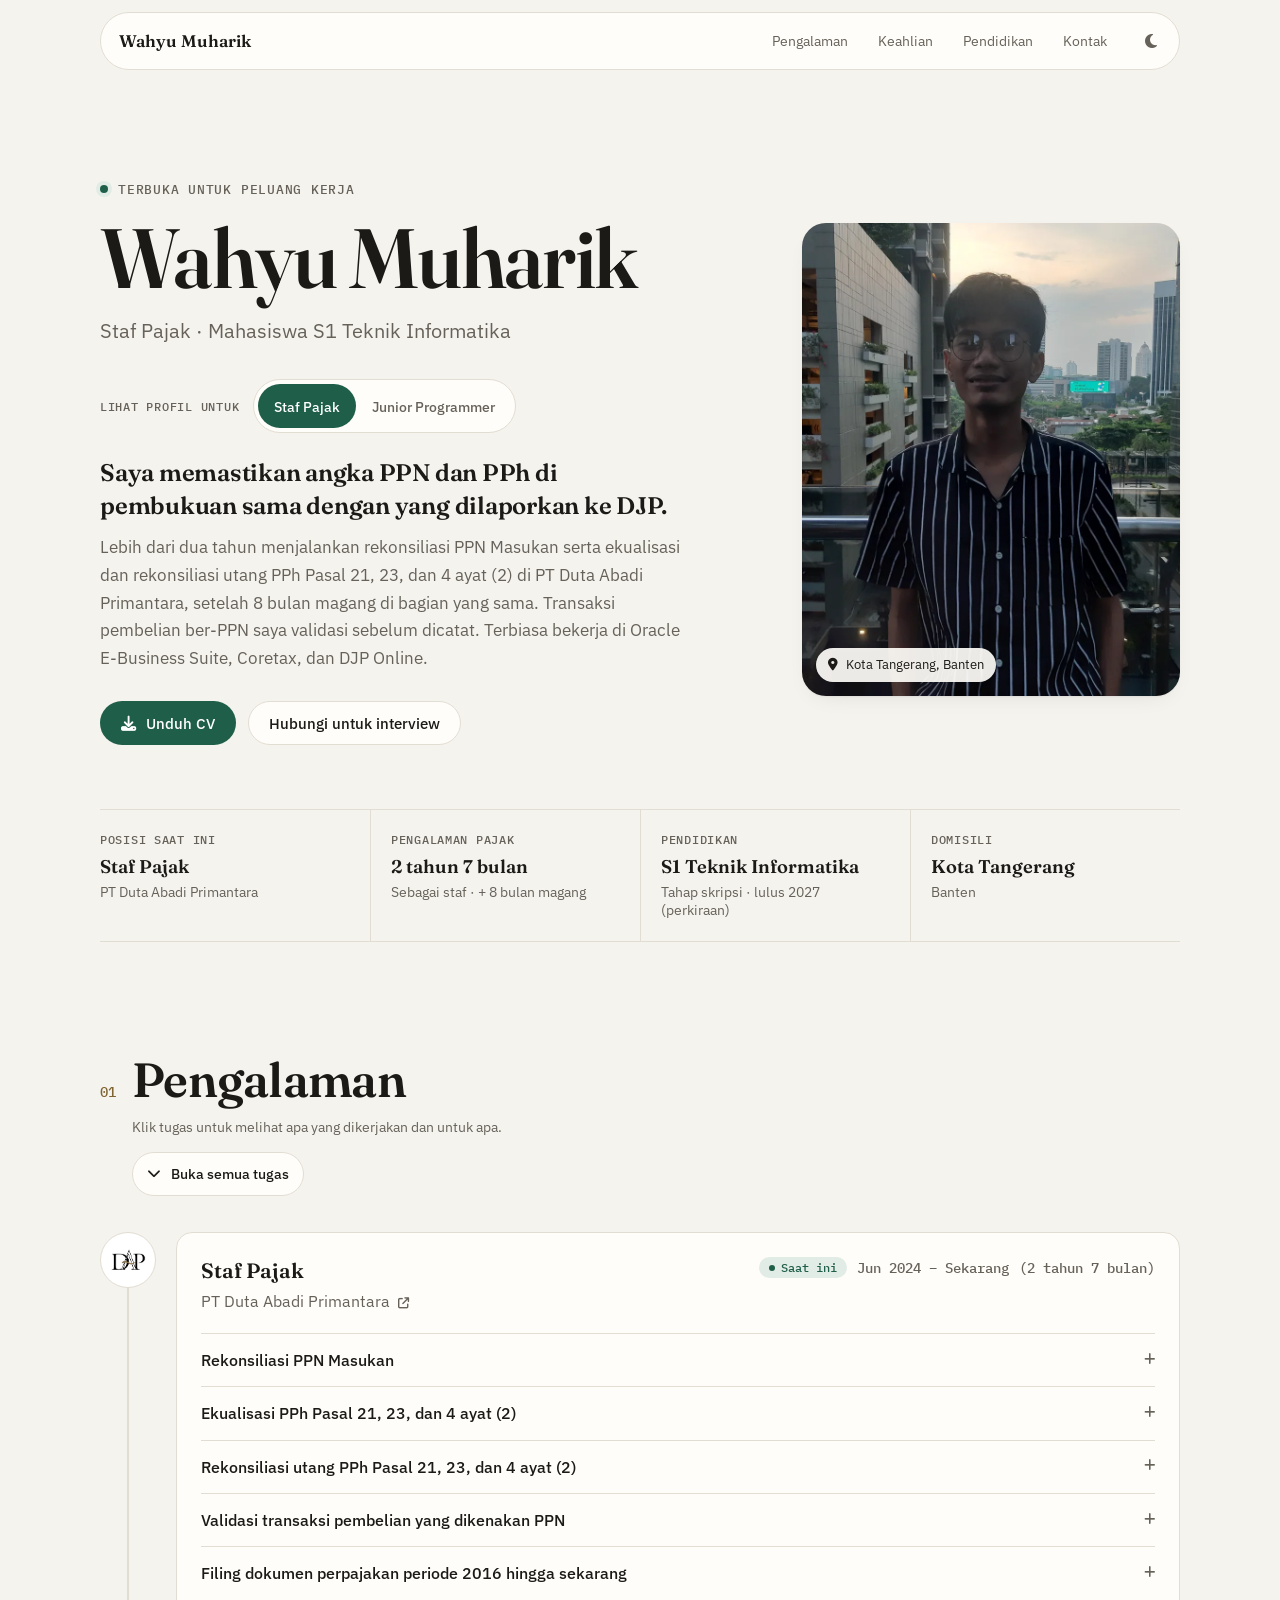
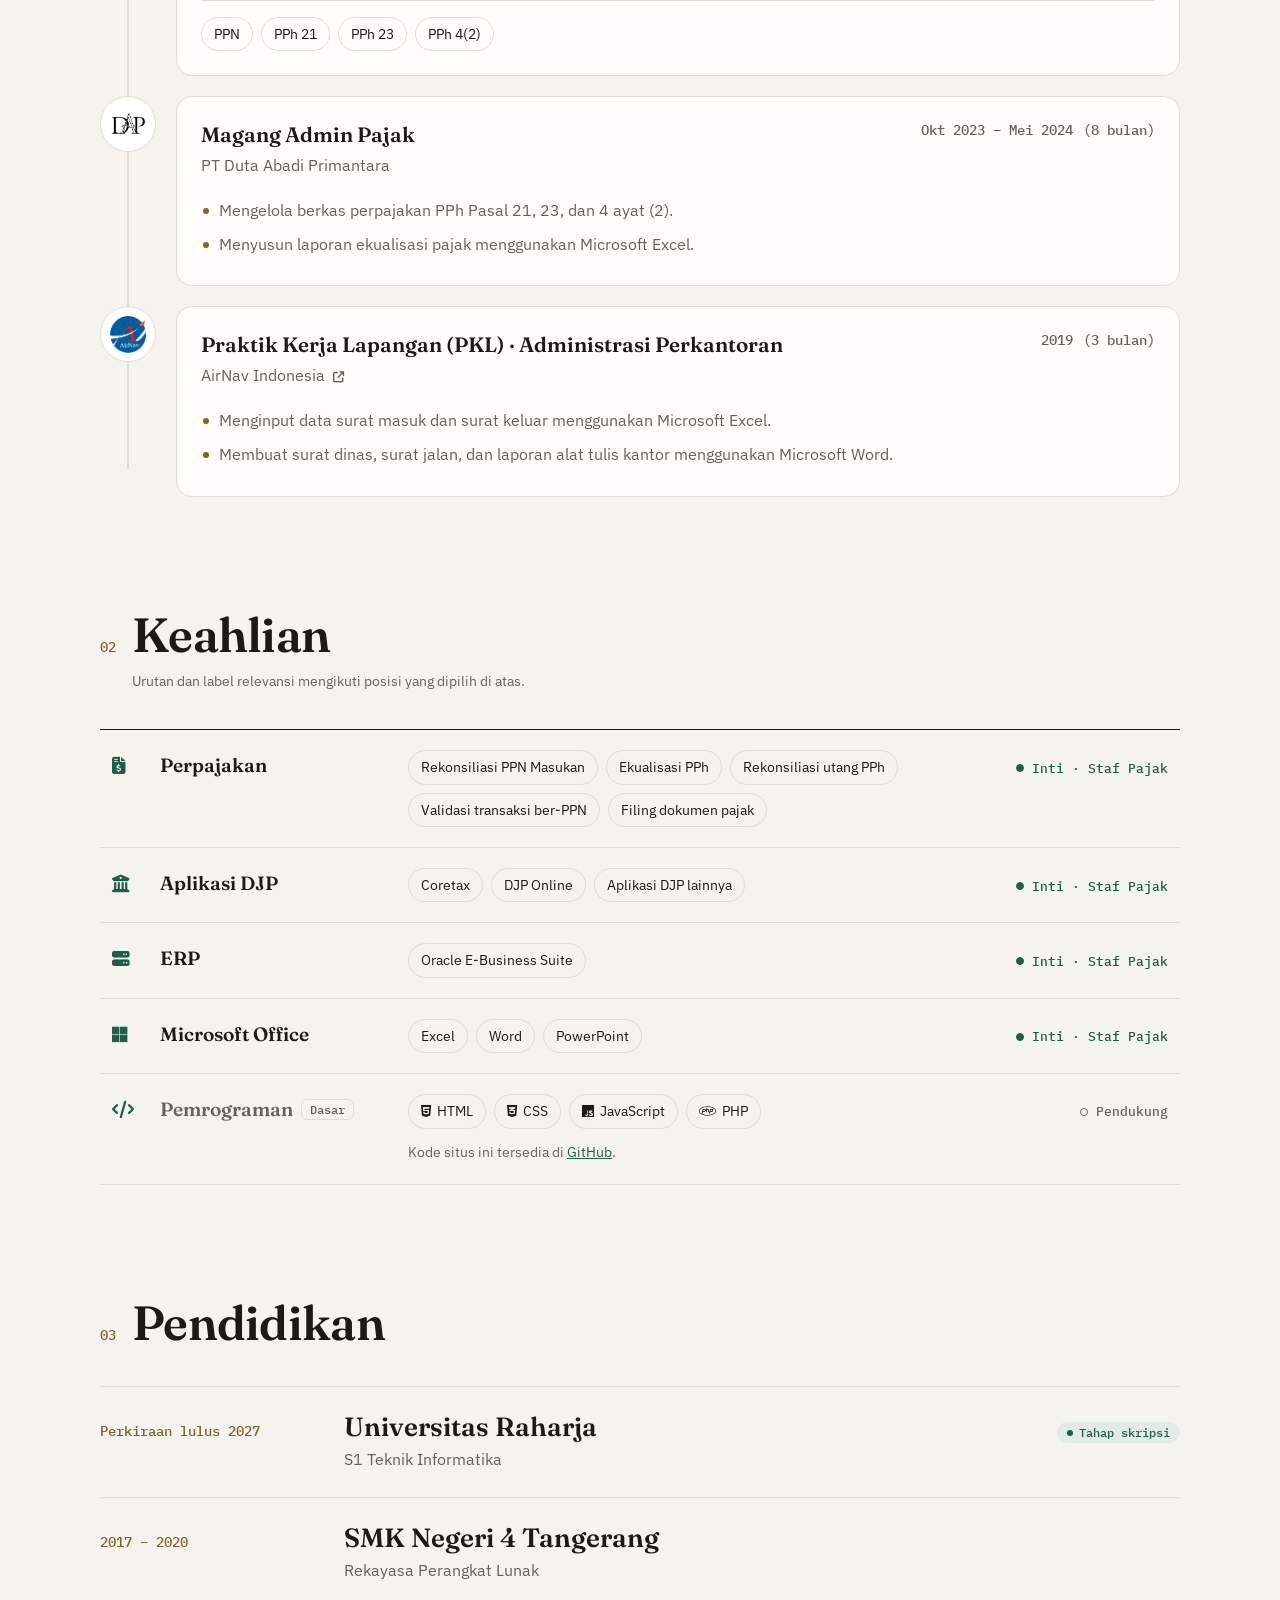
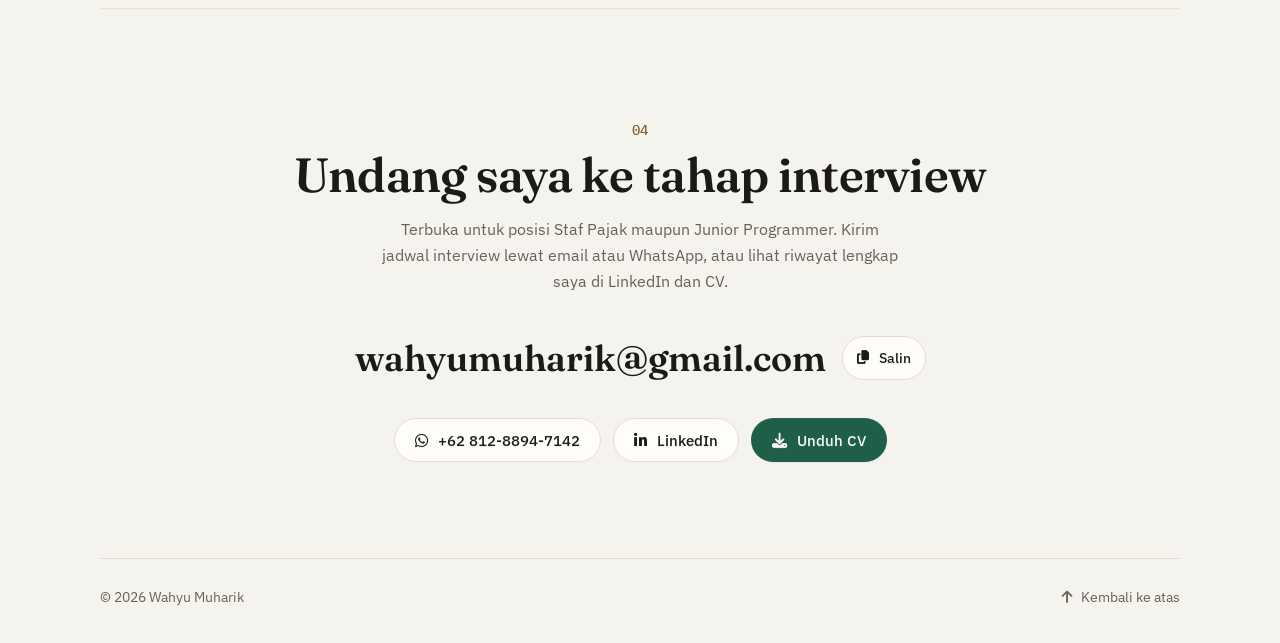
<file: index.html>
<!doctype html>
<html lang="id">
  <head>
    <meta charset="utf-8" />
    <meta name="viewport" content="width=device-width, initial-scale=1, viewport-fit=cover" />
    <title>Wahyu Muharik · Staf Pajak & Junior Programmer</title>
    <meta
      name="description"
      content="Wahyu Muharik, Staf Pajak di PT Duta Abadi Primantara: rekonsiliasi PPN Masukan, ekualisasi dan rekonsiliasi utang PPh 21, 23, 4(2). Mahasiswa S1 Teknik Informatika (tahap skripsi)."
    />
    <meta name="theme-color" content="#f5f3ee" media="(prefers-color-scheme: light)" />
    <meta name="theme-color" content="#121311" media="(prefers-color-scheme: dark)" />
    <link rel="canonical" href="https://wahyumuhariq.github.io/" />
    <meta property="og:type" content="profile" />
    <meta property="og:url" content="https://wahyumuhariq.github.io/" />
    <meta property="og:title" content="Wahyu Muharik · Staf Pajak & Junior Programmer" />
    <meta
      property="og:description"
      content="Memastikan angka PPN dan PPh di pembukuan sama dengan yang dilaporkan ke DJP. Staf Pajak sejak Juni 2024, sebelumnya magang 8 bulan."
    />
    <meta property="og:image" content="https://wahyumuhariq.github.io/img/og-image.jpg" />
    <meta name="twitter:card" content="summary_large_image" />
    <link
      rel="icon"
      href="data:image/svg+xml,%3Csvg xmlns='http://www.w3.org/2000/svg' viewBox='0 0 64 64'%3E%3Crect width='64' height='64' rx='14' fill='%231f5f4a'/%3E%3Ctext x='50%25' y='54%25' dominant-baseline='middle' text-anchor='middle' font-family='Georgia,serif' font-size='30' fill='%23fff'%3EWM%3C/text%3E%3C/svg%3E"
    />

    <link rel="preconnect" href="https://fonts.googleapis.com" />
    <link rel="preconnect" href="https://fonts.gstatic.com" crossorigin />
    <link
      href="https://fonts.googleapis.com/css2?family=Fraunces:opsz,wght@9..144,400;9..144,600&family=IBM+Plex+Mono:wght@400;500&family=IBM+Plex+Sans:wght@400;500;600&display=swap"
      rel="stylesheet"
    />
    <link rel="stylesheet" href="assets/fontawesome/css/fontawesome.min.css" />
    <link rel="stylesheet" href="assets/fontawesome/css/solid.min.css" />
    <link rel="stylesheet" href="assets/fontawesome/css/brands.min.css" />
    <link rel="stylesheet" href="assets/style/style.css" />

    <script>
      document.documentElement.classList.add("js");
      try {
        const t = localStorage.getItem("theme");
        if (t) document.documentElement.dataset.theme = t;
      } catch (e) {}
    </script>
    <script src="assets/js/vendor/motion.js" defer></script>
    <script src="assets/js/script.js" defer></script>
  </head>
  <body>
    <div class="progress" aria-hidden="true"></div>

    <header class="nav">
      <a href="#top" class="nav-brand">Wahyu Muharik</a>
      <nav aria-label="Navigasi utama">
        <ul class="nav-links">
          <li><a href="#pengalaman">Pengalaman</a></li>
          <li><a href="#keahlian">Keahlian</a></li>
          <li><a href="#pendidikan">Pendidikan</a></li>
          <li><a href="#kontak">Kontak</a></li>
        </ul>
        <span class="nav-pill" aria-hidden="true"></span>
      </nav>
      <button class="theme-toggle" type="button" aria-label="Ganti tema terang/gelap">
        <i class="fa-solid fa-moon"></i><i class="fa-solid fa-sun"></i>
      </button>
    </header>

    <main id="top">
      <!-- Hero -->
      <section class="hero container">
        <div class="hero-text">
          <p class="eyebrow intro">
            <span class="status-dot" aria-hidden="true"></span>
            Terbuka untuk peluang kerja
          </p>
          <h1 class="hero-name intro">Wahyu Muharik</h1>
          <p class="hero-role intro">
            Staf Pajak <span aria-hidden="true">·</span> Mahasiswa S1 Teknik Informatika
          </p>

          <div class="focus intro" role="group" aria-label="Tampilkan profil untuk posisi">
            <span class="focus-label">Lihat profil untuk</span>
            <div class="segmented">
              <span class="segmented-thumb" aria-hidden="true"></span>
              <button type="button" data-focus-btn="pajak" aria-pressed="true">Staf Pajak</button>
              <button type="button" data-focus-btn="programmer" aria-pressed="false">Junior Programmer</button>
            </div>
          </div>

          <div class="summary intro" aria-live="polite">
            <div data-summary="pajak">
              <p class="pitch">Saya memastikan angka PPN dan PPh di pembukuan sama dengan yang dilaporkan ke DJP.</p>
              <p>
                Lebih dari dua tahun menjalankan rekonsiliasi PPN Masukan serta ekualisasi dan
                rekonsiliasi utang PPh Pasal 21, 23, dan 4 ayat (2) di PT Duta Abadi Primantara,
                setelah 8 bulan magang di bagian yang sama. Transaksi pembelian ber-PPN saya validasi
                sebelum dicatat. Terbiasa bekerja di Oracle E-Business Suite, Coretax, dan DJP Online.
              </p>
            </div>
            <div data-summary="programmer" hidden>
              <p class="pitch">Junior programmer yang sudah memakai ERP dari sisi pengguna.</p>
              <p>
                Mahasiswa S1 Teknik Informatika Universitas Raharja di tahap skripsi, dengan dasar
                Rekayasa Perangkat Lunak sejak SMK. Menguasai dasar HTML, CSS, JavaScript, dan PHP.
                Pekerjaan pajak di Oracle E-Business Suite membuat saya paham data apa yang dibutuhkan
                bagian keuangan sebelum saya menulis kode untuk mereka.
              </p>
            </div>
          </div>

          <div class="hero-actions intro">
            <a class="btn btn-primary magnetic" href="file/CV.pdf" target="_blank" rel="noopener">
              <i class="fa-solid fa-download"></i> Unduh CV
            </a>
            <a class="btn btn-ghost magnetic" href="#kontak">Hubungi untuk interview</a>
          </div>
        </div>

        <figure class="hero-photo intro">
          <picture>
            <source srcset="img/wahyu-portrait.webp" type="image/webp" />
            <img
              src="img/wahyu-portrait.jpg"
              alt="Foto Wahyu Muharik"
              width="800"
              height="1000"
              fetchpriority="high"
            />
          </picture>
          <figcaption>
            <span><i class="fa-solid fa-location-dot"></i> Kota Tangerang, Banten</span>
          </figcaption>
        </figure>
      </section>

      <!-- Ringkasan cepat -->
      <section class="container facts" aria-label="Ringkasan profil">
        <dl class="facts-grid">
          <div class="fact reveal">
            <dt>Posisi saat ini</dt>
            <dd>Staf Pajak<small>PT Duta Abadi Primantara</small></dd>
          </div>
          <div class="fact reveal">
            <dt>Pengalaman pajak</dt>
            <dd><span data-since="2024-06" data-tick>2 tahun 5 bulan</span><small>Sebagai staf · + 8 bulan magang</small></dd>
          </div>
          <div class="fact reveal">
            <dt>Pendidikan</dt>
            <dd>S1 Teknik Informatika<small>Tahap skripsi · lulus 2027 (perkiraan)</small></dd>
          </div>
          <div class="fact reveal">
            <dt>Domisili</dt>
            <dd>Kota Tangerang<small>Banten</small></dd>
          </div>
        </dl>
      </section>

      <!-- Pengalaman -->
      <section id="pengalaman" class="container section">
        <header class="section-head reveal">
          <p class="section-index">01</p>
          <h2>Pengalaman</h2>
          <p class="section-note">Klik tugas untuk melihat apa yang dikerjakan dan untuk apa.</p>
          <button type="button" class="btn btn-ghost btn-sm expand-all" aria-pressed="false">
            <i class="fa-solid fa-chevron-down" aria-hidden="true"></i> <span>Buka semua tugas</span>
          </button>
        </header>

        <div class="timeline">
          <span class="timeline-rail" aria-hidden="true"><span class="timeline-fill"></span></span>
          <ol class="jobs">

            <li class="job reveal">
              <div class="job-logo"><img src="img/logo-dap.png" alt="" width="413" height="271" loading="lazy" /></div>
              <div class="job-body card spotlight">
                <div class="job-head">
                  <div>
                    <h3>Staf Pajak</h3>
                    <p class="job-org">
                      <a href="http://dap.id/" target="_blank" rel="noopener">PT Duta Abadi Primantara <i class="fa-solid fa-arrow-up-right-from-square"></i></a>
                    </p>
                  </div>
                  <p class="job-meta"><span class="badge badge-live">Saat ini</span> <span>Jun 2024 – Sekarang</span> <span>(<span data-since="2024-06">2 tahun 5 bulan</span>)</span></p>
                </div>
                <ul class="duties">
                  <li>
                    <button type="button" class="duty" aria-expanded="false">
                      Rekonsiliasi PPN Masukan <i class="fa-solid fa-plus"></i>
                    </button>
                    <div class="duty-detail">
                      <p>Mencocokkan Faktur Pajak Masukan dengan pembukuan, agar PPN Masukan yang dikreditkan punya dasar faktur yang jelas dan tidak dikoreksi saat pemeriksaan.</p>
                    </div>
                  </li>
                  <li>
                    <button type="button" class="duty" aria-expanded="false">
                      Ekualisasi PPh Pasal 21, 23, dan 4 ayat (2) <i class="fa-solid fa-plus"></i>
                    </button>
                    <div class="duty-detail">
                      <p>Membandingkan objek PPh di laporan keuangan dengan yang dilaporkan di SPT Masa, lalu menelusuri setiap selisih sampai ada penjelasannya.</p>
                    </div>
                  </li>
                  <li>
                    <button type="button" class="duty" aria-expanded="false">
                      Rekonsiliasi utang PPh Pasal 21, 23, dan 4 ayat (2) <i class="fa-solid fa-plus"></i>
                    </button>
                    <div class="duty-detail">
                      <p>Memastikan saldo utang PPh di buku besar sama dengan pajak yang dipotong dan disetor, agar tidak ada saldo menggantung di akhir periode.</p>
                    </div>
                  </li>
                  <li>
                    <button type="button" class="duty" aria-expanded="false">
                      Validasi transaksi pembelian yang dikenakan PPN <i class="fa-solid fa-plus"></i>
                    </button>
                    <div class="duty-detail">
                      <p>Memeriksa kelengkapan faktur, DPP, dan tarif PPN pada transaksi pembelian sebelum dicatat, supaya kesalahan tertangkap sebelum masuk pembukuan.</p>
                    </div>
                  </li>
                  <li>
                    <button type="button" class="duty" aria-expanded="false">
                      Filing dokumen perpajakan periode 2016 hingga sekarang <i class="fa-solid fa-plus"></i>
                    </button>
                    <div class="duty-detail">
                      <p>Menata arsip dokumen perpajakan sejak 2016 agar dokumen yang diminta bisa segera ditemukan, termasuk saat pemeriksaan pajak.</p>
                    </div>
                  </li>
                </ul>
                <ul class="tags" aria-label="Topik">
                  <li>PPN</li><li>PPh 21</li><li>PPh 23</li><li>PPh 4(2)</li>
                </ul>
              </div>
            </li>

            <li class="job reveal">
              <div class="job-logo"><img src="img/logo-dap.png" alt="" width="413" height="271" loading="lazy" /></div>
              <div class="job-body card spotlight">
                <div class="job-head">
                  <div>
                    <h3>Magang Admin Pajak</h3>
                    <p class="job-org">PT Duta Abadi Primantara</p>
                  </div>
                  <p class="job-meta"><span>Okt 2023 – Mei 2024</span> <span>(8 bulan)</span></p>
                </div>
                <ul class="duties duties-plain">
                  <li>Mengelola berkas perpajakan PPh Pasal 21, 23, dan 4 ayat (2).</li>
                  <li>Menyusun laporan ekualisasi pajak menggunakan Microsoft Excel.</li>
                </ul>
              </div>
            </li>

            <li class="job reveal">
              <div class="job-logo"><img src="img/logo-airnav.png" alt="" width="310" height="317" loading="lazy" /></div>
              <div class="job-body card spotlight">
                <div class="job-head">
                  <div>
                    <h3>Praktik Kerja Lapangan (PKL) · Administrasi Perkantoran</h3>
                    <p class="job-org">
                      <a href="https://www.airnavindonesia.co.id/" target="_blank" rel="noopener">AirNav Indonesia <i class="fa-solid fa-arrow-up-right-from-square"></i></a>
                    </p>
                  </div>
                  <p class="job-meta"><span>2019</span> <span>(3 bulan)</span></p>
                </div>
                <ul class="duties duties-plain">
                  <li>Menginput data surat masuk dan surat keluar menggunakan Microsoft Excel.</li>
                  <li>Membuat surat dinas, surat jalan, dan laporan alat tulis kantor menggunakan Microsoft Word.</li>
                </ul>
              </div>
            </li>
          </ol>
        </div>
      </section>

      <!-- Keahlian -->
      <section id="keahlian" class="container section">
        <header class="section-head reveal">
          <p class="section-index">02</p>
          <h2>Keahlian</h2>
          <p class="section-note">Urutan dan label relevansi mengikuti posisi yang dipilih di atas.</p>
        </header>

        <ul class="ledger reveal">
          <li class="ledger-row spotlight" data-key="tax" data-for="pajak">
            <i class="fa-solid fa-file-invoice-dollar ledger-icon" aria-hidden="true"></i>
            <h3>Perpajakan</h3>
            <ul class="tags">
              <li>Rekonsiliasi PPN Masukan</li>
              <li>Ekualisasi PPh</li>
              <li>Rekonsiliasi utang PPh</li>
              <li>Validasi transaksi ber-PPN</li>
              <li>Filing dokumen pajak</li>
            </ul>
            <p class="fit"></p>
          </li>

          <li class="ledger-row spotlight" data-key="erp" data-for="pajak programmer">
            <i class="fa-solid fa-server ledger-icon" aria-hidden="true"></i>
            <h3>ERP</h3>
            <ul class="tags"><li>Oracle E-Business Suite</li></ul>
            <p class="fit"></p>
          </li>

          <li class="ledger-row spotlight" data-key="djp" data-for="pajak">
            <i class="fa-solid fa-building-columns ledger-icon" aria-hidden="true"></i>
            <h3>Aplikasi DJP</h3>
            <ul class="tags"><li>Coretax</li><li>DJP Online</li><li>Aplikasi DJP lainnya</li></ul>
            <p class="fit"></p>
          </li>

          <li class="ledger-row spotlight" data-key="office" data-for="pajak programmer">
            <i class="fa-brands fa-microsoft ledger-icon" aria-hidden="true"></i>
            <h3>Microsoft Office</h3>
            <ul class="tags"><li>Excel</li><li>Word</li><li>PowerPoint</li></ul>
            <p class="fit"></p>
          </li>

          <li class="ledger-row spotlight" data-key="code" data-for="programmer">
            <i class="fa-solid fa-code ledger-icon" aria-hidden="true"></i>
            <h3>Pemrograman <span class="level">Dasar</span></h3>
            <div class="ledger-detail">
              <ul class="tags">
                <li><i class="fa-brands fa-html5" aria-hidden="true"></i> HTML</li>
                <li><i class="fa-brands fa-css3-alt" aria-hidden="true"></i> CSS</li>
                <li><i class="fa-brands fa-js" aria-hidden="true"></i> JavaScript</li>
                <li><i class="fa-brands fa-php" aria-hidden="true"></i> PHP</li>
              </ul>
              <p class="skill-note">
                Kode situs ini tersedia di
                <a href="https://github.com/wahyumuhariq/wahyumuhariq.github.io" target="_blank" rel="noopener">GitHub</a>.
              </p>
            </div>
            <p class="fit"></p>
          </li>
        </ul>
      </section>

      <!-- Pendidikan -->
      <section id="pendidikan" class="container section">
        <header class="section-head reveal">
          <p class="section-index">03</p>
          <h2>Pendidikan</h2>
        </header>

        <ol class="edu">
          <li class="edu-item reveal">
            <p class="edu-period">Perkiraan lulus 2027</p>
            <div>
              <h3>Universitas Raharja</h3>
              <p>S1 Teknik Informatika</p>
            </div>
            <p><span class="badge badge-live">Tahap skripsi</span></p>
          </li>
          <li class="edu-item reveal">
            <p class="edu-period">2017 – 2020</p>
            <div>
              <h3>SMK Negeri 4 Tangerang</h3>
              <p>Rekayasa Perangkat Lunak</p>
            </div>
          </li>
        </ol>
      </section>

      <!-- Kontak -->
      <section id="kontak" class="container section contact reveal">
        <p class="section-index">04</p>
        <h2>Undang saya ke tahap interview</h2>
        <p class="contact-lead">
          Terbuka untuk posisi Staf Pajak maupun Junior Programmer. Kirim jadwal interview lewat
          email atau WhatsApp, atau lihat riwayat lengkap saya di LinkedIn dan CV.
        </p>

        <div class="contact-mail">
          <a href="mailto:wahyumuharik@gmail.com" class="contact-address">wahyumuharik@gmail.com</a>
          <button type="button" class="btn btn-ghost btn-sm copy-email" data-email="wahyumuharik@gmail.com">
            <i class="fa-solid fa-copy"></i> <span>Salin</span>
          </button>
        </div>

        <ul class="contact-links">
          <li>
            <a class="btn btn-ghost magnetic" href="https://wa.me/6281288947142" target="_blank" rel="noopener">
              <i class="fa-brands fa-whatsapp"></i> +62 812-8894-7142
            </a>
          </li>
          <li>
            <a class="btn btn-ghost magnetic" href="https://www.linkedin.com/in/wahyumuharik" target="_blank" rel="noopener">
              <i class="fa-brands fa-linkedin-in"></i> LinkedIn
            </a>
          </li>
          <li>
            <a class="btn btn-primary magnetic" href="file/CV.pdf" target="_blank" rel="noopener">
              <i class="fa-solid fa-download"></i> Unduh CV
            </a>
          </li>
        </ul>
      </section>
    </main>

    <footer class="container footer">
      <p>&copy; <span data-year>2026</span> Wahyu Muharik</p>
      <a href="#top" class="to-top"><i class="fa-solid fa-arrow-up"></i> Kembali ke atas</a>
    </footer>

    <nav class="dock" aria-label="Navigasi bagian">
      <span class="dock-pill" aria-hidden="true"></span>
      <ul>
        <li><a href="#pengalaman"><i class="fa-solid fa-briefcase" aria-hidden="true"></i>Pengalaman</a></li>
        <li><a href="#keahlian"><i class="fa-solid fa-list-check" aria-hidden="true"></i>Keahlian</a></li>
        <li><a href="#pendidikan"><i class="fa-solid fa-graduation-cap" aria-hidden="true"></i>Pendidikan</a></li>
        <li><a href="#kontak"><i class="fa-solid fa-envelope" aria-hidden="true"></i>Kontak</a></li>
      </ul>
    </nav>

    <div class="toast" role="status" aria-live="polite"></div>
  </body>
</html>
</file>
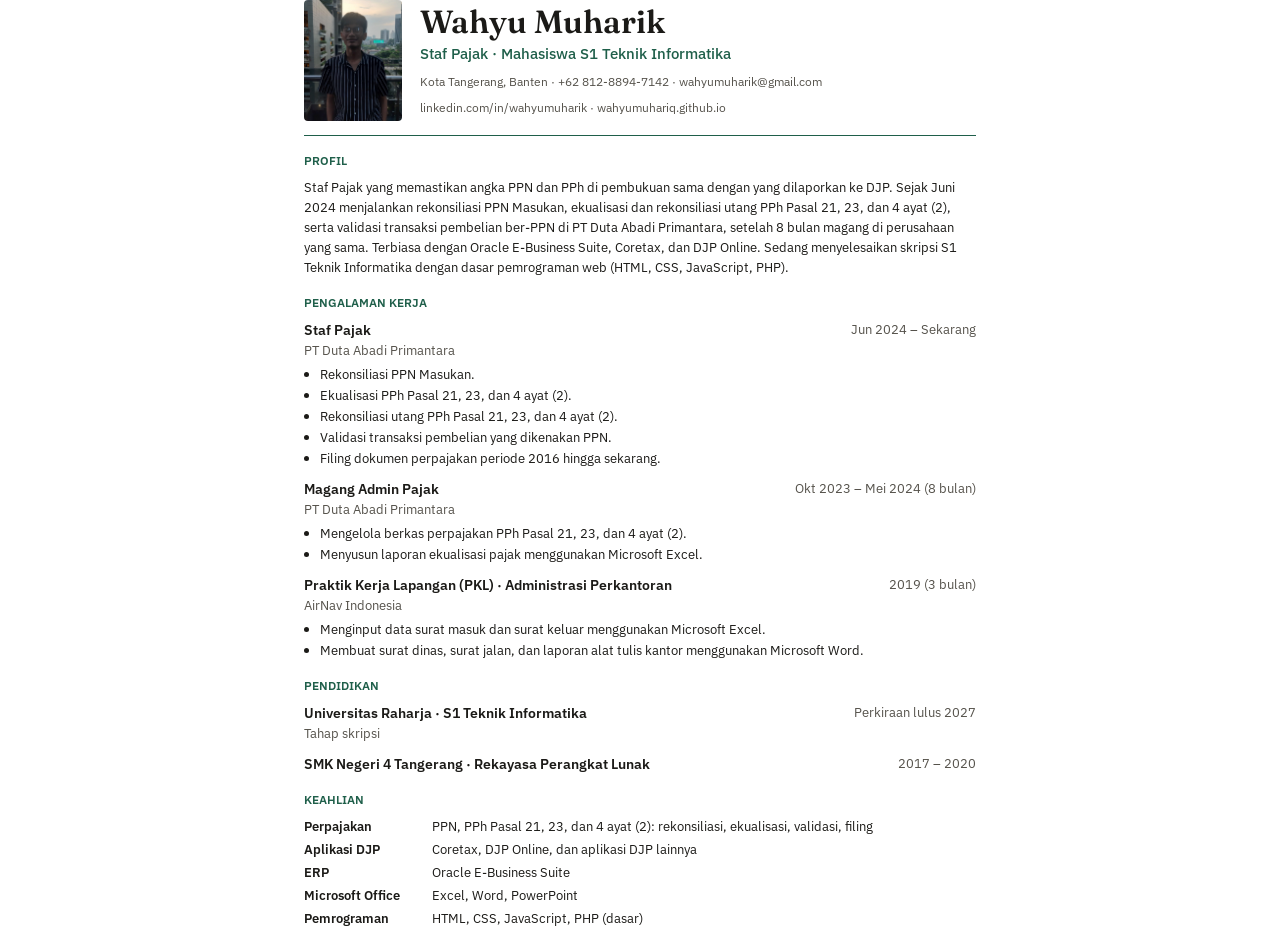
<file: cv.html>
<!doctype html>
<html lang="id">
  <head>
    <meta charset="utf-8" />
    <meta name="viewport" content="width=device-width, initial-scale=1" />
    <title>CV Wahyu Muharik</title>
    <meta name="robots" content="noindex" />
    <link rel="preconnect" href="https://fonts.googleapis.com" />
    <link rel="preconnect" href="https://fonts.gstatic.com" crossorigin />
    <link
      href="https://fonts.googleapis.com/css2?family=Fraunces:opsz,wght@9..144,600&family=IBM+Plex+Sans:wght@400;500;600&display=swap"
      rel="stylesheet"
    />
    <style>
      @page {
        size: A4;
        margin: 16mm 16mm 14mm;
      }
      * {
        box-sizing: border-box;
      }
      body {
        margin: 0;
        color: #1b1a17;
        background: #fff;
        font: 400 10pt/1.5 "IBM Plex Sans", Arial, sans-serif;
      }
      main {
        max-width: 178mm;
        margin: 0 auto;
      }
      h1,
      h2,
      h3,
      p,
      ul {
        margin: 0;
      }
      a {
        color: inherit;
        text-decoration: none;
      }
      header {
        display: flex;
        gap: 18px;
        align-items: center;
        padding-bottom: 14px;
        border-bottom: 1.5px solid #1f5f4a;
      }
      header img {
        width: 26mm;
        height: 32mm;
        object-fit: cover;
        border-radius: 4px;
      }
      h1 {
        font: 600 24pt/1.1 "Fraunces", Georgia, serif;
      }
      .role {
        margin-top: 4px;
        font-size: 11pt;
        color: #1f5f4a;
        font-weight: 500;
      }
      .contact {
        margin-top: 8px;
        color: #55524b;
        font-size: 9pt;
      }
      .contact span + span::before {
        content: " · ";
      }
      h2 {
        margin: 16px 0 8px;
        font-size: 9pt;
        font-weight: 600;
        text-transform: uppercase;
        color: #1f5f4a;
      }
      .item + .item {
        margin-top: 10px;
      }
      .item-head {
        display: flex;
        justify-content: space-between;
        gap: 12px;
      }
      h3 {
        font-size: 10.5pt;
        font-weight: 600;
      }
      .meta {
        color: #55524b;
        white-space: nowrap;
      }
      .org {
        color: #55524b;
      }
      ul {
        margin-top: 4px;
        padding-left: 16px;
      }
      li + li {
        margin-top: 1px;
      }
      .skills {
        display: grid;
        grid-template-columns: 34mm 1fr;
        row-gap: 3px;
      }
      .skills dt {
        font-weight: 600;
      }
      .skills dd {
        margin: 0;
      }
      dl {
        margin: 0;
      }
    </style>
  </head>
  <body>
    <main>
      <header>
        <img src="img/wahyu-portrait.jpg" alt="Foto Wahyu Muharik" />
        <div>
          <h1>Wahyu Muharik</h1>
          <p class="role">Staf Pajak · Mahasiswa S1 Teknik Informatika</p>
          <p class="contact">
            <span>Kota Tangerang, Banten</span><span>+62 812-8894-7142</span><span>wahyumuharik@gmail.com</span>
          </p>
          <p class="contact">
            <span>linkedin.com/in/wahyumuharik</span><span>wahyumuhariq.github.io</span>
          </p>
        </div>
      </header>

      <section>
        <h2>Profil</h2>
        <p>
          Staf Pajak yang memastikan angka PPN dan PPh di pembukuan sama dengan yang dilaporkan ke
          DJP. Sejak Juni 2024 menjalankan rekonsiliasi PPN Masukan, ekualisasi dan rekonsiliasi
          utang PPh Pasal 21, 23, dan 4 ayat (2), serta validasi transaksi pembelian ber-PPN di
          PT Duta Abadi Primantara, setelah 8 bulan magang di perusahaan yang sama. Terbiasa
          dengan Oracle E-Business Suite, Coretax, dan DJP Online. Sedang menyelesaikan skripsi
          S1 Teknik Informatika dengan dasar pemrograman web (HTML, CSS, JavaScript, PHP).
        </p>
      </section>

      <section>
        <h2>Pengalaman Kerja</h2>
        <div class="item">
          <div class="item-head">
            <h3>Staf Pajak</h3>
            <span class="meta">Jun 2024 – Sekarang</span>
          </div>
          <p class="org">PT Duta Abadi Primantara</p>
          <ul>
            <li>Rekonsiliasi PPN Masukan.</li>
            <li>Ekualisasi PPh Pasal 21, 23, dan 4 ayat (2).</li>
            <li>Rekonsiliasi utang PPh Pasal 21, 23, dan 4 ayat (2).</li>
            <li>Validasi transaksi pembelian yang dikenakan PPN.</li>
            <li>Filing dokumen perpajakan periode 2016 hingga sekarang.</li>
          </ul>
        </div>
        <div class="item">
          <div class="item-head">
            <h3>Magang Admin Pajak</h3>
            <span class="meta">Okt 2023 – Mei 2024 (8 bulan)</span>
          </div>
          <p class="org">PT Duta Abadi Primantara</p>
          <ul>
            <li>Mengelola berkas perpajakan PPh Pasal 21, 23, dan 4 ayat (2).</li>
            <li>Menyusun laporan ekualisasi pajak menggunakan Microsoft Excel.</li>
          </ul>
        </div>
        <div class="item">
          <div class="item-head">
            <h3>Praktik Kerja Lapangan (PKL) · Administrasi Perkantoran</h3>
            <span class="meta">2019 (3 bulan)</span>
          </div>
          <p class="org">AirNav Indonesia</p>
          <ul>
            <li>Menginput data surat masuk dan surat keluar menggunakan Microsoft Excel.</li>
            <li>Membuat surat dinas, surat jalan, dan laporan alat tulis kantor menggunakan Microsoft Word.</li>
          </ul>
        </div>
      </section>

      <section>
        <h2>Pendidikan</h2>
        <div class="item">
          <div class="item-head">
            <h3>Universitas Raharja · S1 Teknik Informatika</h3>
            <span class="meta">Perkiraan lulus 2027</span>
          </div>
          <p class="org">Tahap skripsi</p>
        </div>
        <div class="item">
          <div class="item-head">
            <h3>SMK Negeri 4 Tangerang · Rekayasa Perangkat Lunak</h3>
            <span class="meta">2017 – 2020</span>
          </div>
        </div>
      </section>

      <section>
        <h2>Keahlian</h2>
        <dl class="skills">
          <dt>Perpajakan</dt>
          <dd>PPN, PPh Pasal 21, 23, dan 4 ayat (2): rekonsiliasi, ekualisasi, validasi, filing</dd>
          <dt>Aplikasi DJP</dt>
          <dd>Coretax, DJP Online, dan aplikasi DJP lainnya</dd>
          <dt>ERP</dt>
          <dd>Oracle E-Business Suite</dd>
          <dt>Microsoft Office</dt>
          <dd>Excel, Word, PowerPoint</dd>
          <dt>Pemrograman</dt>
          <dd>HTML, CSS, JavaScript, PHP (dasar)</dd>
        </dl>
      </section>
    </main>
  </body>
</html>
</file>
<file: assets/style/style.css>
:root {
  --bg: #f5f3ee;
  --surface: #fffdf9;
  --ink: #1b1a17;
  --muted: #66625a;
  --line: #e2ddd2;
  --accent: #1f5f4a;
  --accent-ink: #ffffff;
  --accent-soft: #e2ece6;
  --gold: #7f6431;
  --shadow: 0 1px 2px rgb(27 26 23 / 0.05), 0 8px 24px -12px rgb(27 26 23 / 0.12);
  --spot: rgb(31 95 74 / 0.08);

  --serif: "Fraunces", Georgia, serif;
  --sans: "IBM Plex Sans", system-ui, -apple-system, "Segoe UI", sans-serif;
  --mono: "IBM Plex Mono", ui-monospace, Menlo, monospace;
  --radius: 16px;
  --max: 1080px;
  color-scheme: light;
}

@media (prefers-color-scheme: dark) {
  :root:not([data-theme="light"]) {
    --bg: #121311;
    --surface: #1a1b19;
    --ink: #ecebe6;
    --muted: #a09e96;
    --line: #2c2d2a;
    --accent: #7cc4a3;
    --accent-ink: #0f1a15;
    --accent-soft: #1d2b25;
    --gold: #c9a464;
    --shadow: 0 1px 2px rgb(0 0 0 / 0.3), 0 8px 24px -12px rgb(0 0 0 / 0.5);
    --spot: rgb(124 196 163 / 0.08);
    color-scheme: dark;
  }
}

:root[data-theme="dark"] {
  --bg: #121311;
  --surface: #1a1b19;
  --ink: #ecebe6;
  --muted: #a09e96;
  --line: #2c2d2a;
  --accent: #7cc4a3;
  --accent-ink: #0f1a15;
  --accent-soft: #1d2b25;
  --gold: #c9a464;
  --shadow: 0 1px 2px rgb(0 0 0 / 0.3), 0 8px 24px -12px rgb(0 0 0 / 0.5);
  --spot: rgb(124 196 163 / 0.08);
  color-scheme: dark;
}

*,
*::before,
*::after {
  box-sizing: border-box;
}

html {
  scroll-behavior: smooth;
  scroll-padding-top: 88px;
  -webkit-text-size-adjust: 100%;
}

body {
  margin: 0;
  background: var(--bg);
  color: var(--ink);
  font: 400 1rem/1.65 var(--sans);
  -webkit-font-smoothing: antialiased;
  overflow-x: hidden;
}

img {
  display: block;
  max-width: 100%;
  height: auto;
}

a {
  color: inherit;
}

h1,
h2,
h3,
p,
ul,
ol,
dl,
dd,
figure {
  margin: 0;
}

ul,
ol {
  padding: 0;
  list-style: none;
}

button {
  font: inherit;
  color: inherit;
  background: none;
  border: 0;
  cursor: pointer;
}

:focus-visible {
  outline: 2px solid var(--accent);
  outline-offset: 3px;
  border-radius: 6px;
}

.container {
  width: min(100% - 32px, var(--max));
  margin-inline: auto;
}

/* Progress */
.progress {
  position: fixed;
  inset: 0 0 auto;
  height: 2px;
  background: var(--accent);
  transform: scaleX(0);
  transform-origin: 0 50%;
  z-index: 60;
}

/* Nav */
.nav {
  position: sticky;
  top: 12px;
  z-index: 50;
  display: flex;
  align-items: center;
  gap: 8px;
  width: min(100% - 32px, var(--max));
  margin: 12px auto 0;
  padding: 6px 6px 6px 18px;
  background: var(--surface);
  border: 1px solid var(--line);
  border-radius: 999px;
  transition: box-shadow 0.3s;
}

.nav.is-scrolled {
  box-shadow: var(--shadow);
}

.nav-brand {
  font: 600 1.05rem var(--serif);
  text-decoration: none;
  margin-right: auto;
  padding-block: 12px;
  white-space: nowrap;
}

.nav nav {
  position: relative;
}

.nav-links {
  display: flex;
  gap: 2px;
}

.nav-links a {
  position: relative;
  z-index: 1;
  display: block;
  padding: 8px 14px;
  font-size: 0.9rem;
  color: var(--muted);
  text-decoration: none;
  border-radius: 999px;
  transition: color 0.2s;
}

.nav-links a:hover,
.nav-links a.is-active {
  color: var(--ink);
}

.nav-pill {
  position: absolute;
  top: 0;
  left: 0;
  height: 100%;
  width: 0;
  background: var(--accent-soft);
  border-radius: 999px;
  opacity: 0;
}

.theme-toggle {
  display: grid;
  place-items: center;
  width: 44px;
  height: 44px;
  border-radius: 50%;
  color: var(--muted);
  transition: background 0.2s, color 0.2s;
}

.theme-toggle:hover {
  background: var(--accent-soft);
  color: var(--ink);
}

.theme-toggle .fa-sun,
:root[data-theme="dark"] .theme-toggle .fa-moon {
  display: none;
}

:root[data-theme="dark"] .theme-toggle .fa-sun {
  display: inline-block;
}

@media (prefers-color-scheme: dark) {
  :root:not([data-theme="light"]) .theme-toggle .fa-moon {
    display: none;
  }
  :root:not([data-theme="light"]) .theme-toggle .fa-sun {
    display: inline-block;
  }
}

@media (max-width: 720px) {
  .nav nav {
    display: none;
  }
}

/* Buttons */
.btn {
  display: inline-flex;
  align-items: center;
  gap: 10px;
  padding: 12px 20px;
  font-weight: 500;
  font-size: 0.95rem;
  line-height: 1.2;
  text-decoration: none;
  border-radius: 999px;
  border: 1px solid transparent;
  transition: background 0.2s, border-color 0.2s, color 0.2s;
  will-change: transform;
}

.btn-primary {
  background: var(--accent);
  color: var(--accent-ink);
}

.btn-primary:hover {
  background: color-mix(in srgb, var(--accent) 88%, var(--ink));
}

.btn-ghost {
  border-color: var(--line);
  background: var(--surface);
}

.btn-ghost:hover {
  border-color: var(--accent);
}

.btn-sm {
  min-height: 44px;
  padding: 8px 14px;
  font-size: 0.85rem;
}

/* Hero */
.hero {
  display: grid;
  grid-template-columns: 1.25fr 0.75fr;
  align-items: center;
  gap: clamp(32px, 6vw, 72px);
  padding-block: clamp(48px, 9vw, 104px) clamp(40px, 6vw, 64px);
}

.eyebrow {
  display: inline-flex;
  align-items: center;
  gap: 10px;
  font: 500 0.8rem var(--mono);
  color: var(--muted);
  text-transform: uppercase;
  letter-spacing: 0.06em;
}

.status-dot {
  width: 8px;
  height: 8px;
  border-radius: 50%;
  background: var(--accent);
  box-shadow: 0 0 0 4px var(--accent-soft);
}

.hero-name {
  margin-top: 16px;
  font: 600 clamp(2.75rem, 7.5vw, 5.25rem) / 1 var(--serif);
  letter-spacing: -0.02em;
}

.hero-name .word {
  display: inline-block;
}

.hero-role {
  margin-top: 14px;
  font-size: clamp(1.05rem, 2vw, 1.25rem);
  color: var(--muted);
}

.focus {
  display: flex;
  flex-wrap: wrap;
  align-items: center;
  gap: 10px 14px;
  margin-top: 32px;
}

html:not(.js) .focus {
  display: none;
}

.focus-label {
  font: 500 0.78rem var(--mono);
  color: var(--muted);
  text-transform: uppercase;
  letter-spacing: 0.06em;
}

.segmented {
  position: relative;
  display: inline-flex;
  padding: 4px;
  background: var(--surface);
  border: 1px solid var(--line);
  border-radius: 999px;
}

.segmented button {
  position: relative;
  z-index: 1;
  min-height: 44px;
  padding: 8px 16px;
  font-size: 0.9rem;
  font-weight: 500;
  color: var(--muted);
  border-radius: 999px;
  transition: color 0.25s;
}

.segmented button[aria-pressed="true"] {
  color: var(--accent-ink);
}

.segmented-thumb {
  position: absolute;
  top: 4px;
  bottom: 4px;
  left: 0;
  width: 0;
  background: var(--accent);
  border-radius: 999px;
}

.summary {
  margin-top: 24px;
  max-width: 58ch;
  font-size: 1.05rem;
}

.summary p + p {
  margin-top: 12px;
  color: var(--muted);
}

.pitch {
  font: 600 clamp(1.25rem, 2.4vw, 1.5rem) / 1.35 var(--serif);
  letter-spacing: -0.01em;
}

.hero-actions {
  display: flex;
  flex-wrap: wrap;
  gap: 12px;
  margin-top: 28px;
}

.hero-photo {
  position: relative;
  justify-self: end;
  width: 100%;
  max-width: 380px;
  aspect-ratio: 4 / 5;
  border-radius: 24px;
  overflow: hidden;
  background: var(--line);
  box-shadow: var(--shadow);
  transform-style: preserve-3d;
  will-change: transform;
}

.hero-photo img {
  width: 100%;
  height: 100%;
  object-fit: cover;
}

.hero-photo figcaption {
  position: absolute;
  left: 14px;
  bottom: 14px;
}

.hero-photo figcaption span {
  display: inline-flex;
  align-items: center;
  gap: 8px;
  padding: 6px 12px;
  font-size: 0.8rem;
  color: #1b1a17;
  background: rgb(255 253 249 / 0.92);
  border-radius: 999px;
}

@media (max-width: 860px) {
  .hero {
    grid-template-columns: 1fr;
  }
  .hero-photo {
    order: -1;
    justify-self: start;
    max-width: 220px;
    border-radius: 20px;
  }
}

/* Facts */
.facts-grid {
  display: grid;
  grid-template-columns: repeat(4, 1fr);
  border-top: 1px solid var(--line);
  border-bottom: 1px solid var(--line);
}

.fact {
  padding: 22px 20px 22px 0;
}

.fact + .fact {
  padding-left: 20px;
  border-left: 1px solid var(--line);
}

.fact dt {
  font: 500 0.75rem var(--mono);
  color: var(--muted);
  text-transform: uppercase;
  letter-spacing: 0.06em;
}

.fact dd {
  margin-top: 8px;
  font: 600 1.15rem/1.3 var(--serif);
}

.fact small {
  display: block;
  margin-top: 4px;
  font: 400 0.85rem var(--sans);
  color: var(--muted);
}

@media (max-width: 860px) {
  .facts-grid {
    grid-template-columns: 1fr 1fr;
  }
  .fact:nth-child(3) {
    padding-left: 0;
    border-left: 0;
  }
  .fact:nth-child(n + 3) {
    border-top: 1px solid var(--line);
  }
}

@media (max-width: 420px) {
  .facts-grid {
    grid-template-columns: 1fr;
  }
  .fact + .fact {
    padding-left: 0;
    border-left: 0;
    border-top: 1px solid var(--line);
  }
}

/* Sections */
.section {
  padding-block: clamp(64px, 10vw, 112px) 0;
}

.section-head {
  display: grid;
  grid-template-columns: auto 1fr;
  align-items: baseline;
  column-gap: 16px;
  margin-bottom: 36px;
}

.section-index {
  font: 500 0.85rem var(--mono);
  color: var(--gold);
}

.section-head h2,
.contact h2 {
  font: 600 clamp(2rem, 4.5vw, 3rem) / 1.1 var(--serif);
  letter-spacing: -0.015em;
}

.section-note {
  grid-column: 2;
  margin-top: 8px;
  font-size: 0.9rem;
  color: var(--muted);
}

.expand-all {
  grid-column: 2;
  justify-self: start;
  margin-top: 14px;
  min-height: 44px;
}

.expand-all .fa-chevron-down {
  transition: transform 0.3s;
}

.expand-all[aria-pressed="true"] .fa-chevron-down {
  transform: rotate(180deg);
}

html:not(.js) .expand-all {
  display: none;
}

/* Cards */
.card {
  position: relative;
  padding: 24px;
  background: var(--surface);
  border: 1px solid var(--line);
  border-radius: var(--radius);
  transition: border-color 0.3s, opacity 0.3s;
}

.spotlight::before {
  content: "";
  position: absolute;
  inset: 0;
  border-radius: inherit;
  background: radial-gradient(360px circle at var(--mx, 50%) var(--my, 50%), var(--spot), transparent 70%);
  opacity: 0;
  transition: opacity 0.3s;
  pointer-events: none;
}

.spotlight:hover::before {
  opacity: 1;
}

.card h3 {
  font: 600 1.3rem/1.3 var(--serif);
}

.badge {
  display: inline-flex;
  align-items: center;
  gap: 6px;
  padding: 3px 10px;
  font: 500 0.75rem var(--mono);
  border-radius: 999px;
  background: var(--accent-soft);
  color: var(--accent);
}

.badge-live::before {
  content: "";
  width: 6px;
  height: 6px;
  border-radius: 50%;
  background: currentColor;
}

.tags {
  display: flex;
  flex-wrap: wrap;
  gap: 8px;
  margin-top: 16px;
}

.tags li {
  display: inline-flex;
  align-items: center;
  gap: 6px;
  padding: 5px 12px;
  font-size: 0.85rem;
  border: 1px solid var(--line);
  border-radius: 999px;
}

/* Timeline */
.timeline {
  position: relative;
}

.timeline-rail {
  position: absolute;
  top: 28px;
  bottom: 28px;
  left: 27px;
  width: 2px;
  background: var(--line);
  overflow: hidden;
}

.timeline-fill {
  position: absolute;
  inset: 0;
  background: var(--accent);
  transform: scaleY(0);
  transform-origin: 50% 0;
}

.jobs {
  display: grid;
  gap: 20px;
}

.job {
  position: relative;
  display: grid;
  grid-template-columns: 56px 1fr;
  gap: 20px;
}

.job-logo {
  display: grid;
  place-items: center;
  width: 56px;
  height: 56px;
  padding: 9px;
  background: #fff;
  border: 1px solid var(--line);
  border-radius: 50%;
}

.job-logo img {
  max-height: 100%;
  object-fit: contain;
}

.job-head {
  display: flex;
  flex-wrap: wrap;
  justify-content: space-between;
  align-items: flex-start;
  gap: 8px 16px;
}

.job-org {
  margin-top: 4px;
  color: var(--muted);
}

.job-org a {
  text-decoration: none;
}

.job-org a:hover {
  color: var(--accent);
}

.job-org .fa-solid {
  font-size: 0.7em;
  margin-left: 4px;
}

.job-meta {
  display: inline-flex;
  flex-wrap: wrap;
  align-items: center;
  gap: 6px 10px;
  font: 500 0.85rem var(--mono);
  color: var(--muted);
}

.job-meta > span {
  white-space: nowrap;
}

.duties {
  margin-top: 18px;
  border-top: 1px solid var(--line);
}

.duties > li {
  border-bottom: 1px solid var(--line);
}

.duty {
  display: flex;
  justify-content: space-between;
  align-items: center;
  gap: 16px;
  width: 100%;
  padding: 13px 0;
  text-align: left;
  font-weight: 500;
}

.duty:hover {
  color: var(--accent);
}

.duty .fa-plus {
  flex-shrink: 0;
  font-size: 0.8rem;
  color: var(--muted);
  transition: transform 0.3s;
}

html:not(.js) .duty .fa-plus {
  display: none;
}

.duty[aria-expanded="true"] .fa-plus {
  transform: rotate(45deg);
}

.duty-detail {
  overflow: hidden;
}

.duty-detail p {
  padding-bottom: 14px;
  max-width: 62ch;
  color: var(--muted);
}

.duties-plain {
  border-top: 0;
  margin-top: 14px;
}

.duties-plain > li {
  position: relative;
  padding: 4px 0 4px 18px;
  border: 0;
  color: var(--muted);
}

.duties-plain > li::before {
  content: "";
  position: absolute;
  left: 2px;
  top: 0.95em;
  width: 6px;
  height: 6px;
  border-radius: 50%;
  background: var(--gold);
}

@media (max-width: 560px) {
  .timeline-rail {
    left: 19px;
  }
  .job {
    grid-template-columns: 40px 1fr;
    gap: 12px;
  }
  .job-logo {
    width: 40px;
    height: 40px;
    padding: 6px;
  }
  .card {
    padding: 20px;
  }
}

/* Skills: baris buku besar, satu bidang per baris agar mudah dipindai */
.ledger {
  border-top: 1px solid var(--ink);
  border-bottom: 1px solid var(--line);
}

.ledger-row {
  position: relative;
  display: grid;
  grid-template-columns: 28px minmax(150px, 0.8fr) 2fr 170px;
  align-items: baseline;
  gap: 8px 20px;
  padding: 20px 12px;
  transition: background 0.25s;
}

.ledger-row + .ledger-row {
  border-top: 1px solid var(--line);
}

.ledger-row:hover {
  background: var(--surface);
}

.ledger-icon {
  font-size: 1.1rem;
  color: var(--accent);
}

.ledger-row h3 {
  display: flex;
  flex-wrap: wrap;
  align-items: center;
  gap: 8px;
  font: 600 1.2rem/1.3 var(--serif);
  transition: color 0.25s;
}

.ledger-row .tags {
  margin-top: 0;
}

.fit {
  justify-self: end;
  display: inline-flex;
  align-items: center;
  gap: 8px;
  font: 500 0.8rem var(--mono);
  color: var(--muted);
  white-space: nowrap;
}

.fit::before {
  content: "";
  width: 8px;
  height: 8px;
  border: 1.5px solid currentColor;
  border-radius: 50%;
}

.ledger-row.is-match .fit {
  color: var(--accent);
}

.ledger-row.is-match .fit::before {
  background: currentColor;
}

.ledger-row.is-muted h3 {
  color: var(--muted);
}

@media (max-width: 860px) {
  .ledger-row {
    grid-template-columns: 28px 1fr auto;
    grid-template-areas:
      "icon name fit"
      ". detail detail";
  }
  .ledger-icon {
    grid-area: icon;
  }
  .ledger-row h3 {
    grid-area: name;
  }
  .ledger-row > .tags,
  .ledger-detail {
    grid-area: detail;
  }
  .fit {
    grid-area: fit;
  }
}

@media (max-width: 480px) {
  .ledger-row {
    grid-template-columns: 24px 1fr;
    grid-template-areas:
      "icon name"
      ". fit"
      ". detail";
    padding-inline: 4px;
  }
  .fit {
    justify-self: start;
  }
}

.level {
  padding: 2px 8px;
  font: 500 0.75rem var(--mono);
  color: var(--muted);
  border: 1px solid var(--line);
  border-radius: 6px;
}

.skill-note {
  margin-top: 12px;
  font-size: 0.88rem;
  color: var(--muted);
}

.skill-note a {
  color: var(--accent);
}

/* Education */
.edu-item {
  display: grid;
  grid-template-columns: 220px 1fr auto;
  align-items: baseline;
  gap: 6px 24px;
  padding-block: 24px;
  border-top: 1px solid var(--line);
}

.edu-item:last-child {
  border-bottom: 1px solid var(--line);
}

.edu-item h3 {
  font: 600 clamp(1.3rem, 2.6vw, 1.65rem) / 1.2 var(--serif);
}

.edu-item h3 + p {
  margin-top: 4px;
  color: var(--muted);
}

.edu-period {
  font: 500 0.85rem var(--mono);
  color: var(--gold);
}

@media (max-width: 640px) {
  .edu-item {
    grid-template-columns: 1fr;
  }
  .edu-item > :last-child:not(div) {
    margin-top: 8px;
  }
}

/* Contact */
.contact {
  text-align: center;
  padding-bottom: 24px;
}

.contact h2 {
  margin-top: 10px;
}

.contact-lead {
  max-width: 52ch;
  margin: 14px auto 0;
  color: var(--muted);
}

.contact-mail {
  display: flex;
  flex-wrap: wrap;
  justify-content: center;
  align-items: center;
  gap: 12px 16px;
  margin-top: 32px;
}

.contact-address {
  font: 600 clamp(1.3rem, 4.2vw, 2.25rem) / 1.2 var(--serif);
  text-decoration: none;
  overflow-wrap: anywhere;
  padding-block: 10px;
  background: linear-gradient(currentColor, currentColor) 0 calc(100% - 8px) / 0 1px no-repeat;
  transition: background-size 0.35s;
}

.contact-address:hover {
  background-size: 100% 1px;
}

.contact-links {
  display: flex;
  flex-wrap: wrap;
  justify-content: center;
  gap: 12px;
  margin-top: 28px;
}

/* Footer */
.footer {
  display: flex;
  flex-wrap: wrap;
  justify-content: space-between;
  align-items: center;
  gap: 12px;
  margin-top: 72px;
  padding-block: 16px 24px;
  border-top: 1px solid var(--line);
  font-size: 0.88rem;
  color: var(--muted);
}

.to-top {
  display: inline-flex;
  align-items: center;
  gap: 8px;
  min-height: 44px;
  text-decoration: none;
}

.to-top:hover {
  color: var(--ink);
}

/* Dock: navigasi bagian di layar sempit, menggantikan menu atas yang disembunyikan */
.dock {
  display: none;
}

@media (max-width: 720px) {
  body {
    padding-bottom: calc(96px + env(safe-area-inset-bottom));
  }
  .dock {
    position: fixed;
    left: 50%;
    bottom: calc(12px + env(safe-area-inset-bottom));
    z-index: 50;
    display: block;
    width: min(100% - 24px, 440px);
    padding: 6px;
    background: var(--surface);
    border: 1px solid var(--line);
    border-radius: 18px;
    box-shadow: var(--shadow);
    transform: translateX(-50%);
  }
  .dock ul {
    display: flex;
  }
  .dock li {
    flex: 1;
  }
  .dock a {
    position: relative;
    z-index: 1;
    display: flex;
    flex-direction: column;
    align-items: center;
    justify-content: center;
    gap: 4px;
    min-height: 52px;
    font-size: 0.75rem;
    font-weight: 500;
    color: var(--muted);
    text-decoration: none;
    border-radius: 12px;
    transition: color 0.2s;
  }
  .dock a .fa-solid {
    font-size: 1rem;
  }
  .dock a.is-active {
    color: var(--accent);
  }
  .dock-pill {
    position: absolute;
    top: 6px;
    left: 0;
    height: calc(100% - 12px);
    width: 0;
    background: var(--accent-soft);
    border-radius: 12px;
    opacity: 0;
  }
}

/* Toast */
.toast {
  position: fixed;
  inset: auto 0 24px;
  z-index: 70;
  width: max-content;
  max-width: calc(100% - 32px);
  margin-inline: auto;
  padding: 10px 18px;
  font-size: 0.9rem;
  color: var(--bg);
  background: var(--ink);
  border-radius: 999px;
  opacity: 0;
  transform: translateY(12px);
  pointer-events: none;
}

@media (max-width: 720px) {
  .toast {
    bottom: calc(96px + env(safe-area-inset-bottom));
  }
}

/* Reveal: tersembunyi hanya saat JS aktif; muncul sendiri jika script gagal dimuat */
.js .reveal,
.js .intro {
  opacity: 0;
}

.js:not(.motion) .reveal,
.js:not(.motion) .intro {
  animation: reveal-fallback 0.4s 1.5s forwards;
}

@keyframes reveal-fallback {
  to {
    opacity: 1;
  }
}

@media (prefers-reduced-motion: reduce) {
  html {
    scroll-behavior: auto;
  }
  .js .reveal,
  .js .intro {
    opacity: 1;
    animation: none;
  }
}

@media print {
  .nav,
  .dock,
  .expand-all,
  .progress,
  .focus,
  .toast,
  .to-top {
    display: none;
  }
  .js .reveal,
  .js .intro {
    opacity: 1;
  }
}
</file>
<file: assets/fontawesome/css/solid.min.css>
/*!
 * Font Awesome Free 6.4.2 by @fontawesome - https://fontawesome.com
 * License - https://fontawesome.com/license/free (Icons: CC BY 4.0, Fonts: SIL OFL 1.1, Code: MIT License)
 * Copyright 2023 Fonticons, Inc.
 */
:host,:root{--fa-style-family-classic:"Font Awesome 6 Free";--fa-font-solid:normal 900 1em/1 "Font Awesome 6 Free"}@font-face{font-family:"Font Awesome 6 Free";font-style:normal;font-weight:900;font-display:block;src:url(../webfonts/fa-solid-900.woff2) format("woff2"),url(../webfonts/fa-solid-900.ttf) format("truetype")}.fa-solid,.fas{font-weight:900}
</file>
<file: assets/fontawesome/css/brands.min.css>
/*!
 * Font Awesome Free 6.4.2 by @fontawesome - https://fontawesome.com
 * License - https://fontawesome.com/license/free (Icons: CC BY 4.0, Fonts: SIL OFL 1.1, Code: MIT License)
 * Copyright 2023 Fonticons, Inc.
 */
:host,:root{--fa-style-family-brands:"Font Awesome 6 Brands";--fa-font-brands:normal 400 1em/1 "Font Awesome 6 Brands"}@font-face{font-family:"Font Awesome 6 Brands";font-style:normal;font-weight:400;font-display:block;src:url(../webfonts/fa-brands-400.woff2) format("woff2"),url(../webfonts/fa-brands-400.ttf) format("truetype")}.fa-brands,.fab{font-weight:400}.fa-monero:before{content:"\f3d0"}.fa-hooli:before{content:"\f427"}.fa-yelp:before{content:"\f1e9"}.fa-cc-visa:before{content:"\f1f0"}.fa-lastfm:before{content:"\f202"}.fa-shopware:before{content:"\f5b5"}.fa-creative-commons-nc:before{content:"\f4e8"}.fa-aws:before{content:"\f375"}.fa-redhat:before{content:"\f7bc"}.fa-yoast:before{content:"\f2b1"}.fa-cloudflare:before{content:"\e07d"}.fa-ups:before{content:"\f7e0"}.fa-wpexplorer:before{content:"\f2de"}.fa-dyalog:before{content:"\f399"}.fa-bity:before{content:"\f37a"}.fa-stackpath:before{content:"\f842"}.fa-buysellads:before{content:"\f20d"}.fa-first-order:before{content:"\f2b0"}.fa-modx:before{content:"\f285"}.fa-guilded:before{content:"\e07e"}.fa-vnv:before{content:"\f40b"}.fa-js-square:before,.fa-square-js:before{content:"\f3b9"}.fa-microsoft:before{content:"\f3ca"}.fa-qq:before{content:"\f1d6"}.fa-orcid:before{content:"\f8d2"}.fa-java:before{content:"\f4e4"}.fa-invision:before{content:"\f7b0"}.fa-creative-commons-pd-alt:before{content:"\f4ed"}.fa-centercode:before{content:"\f380"}.fa-glide-g:before{content:"\f2a6"}.fa-drupal:before{content:"\f1a9"}.fa-hire-a-helper:before{content:"\f3b0"}.fa-creative-commons-by:before{content:"\f4e7"}.fa-unity:before{content:"\e049"}.fa-whmcs:before{content:"\f40d"}.fa-rocketchat:before{content:"\f3e8"}.fa-vk:before{content:"\f189"}.fa-untappd:before{content:"\f405"}.fa-mailchimp:before{content:"\f59e"}.fa-css3-alt:before{content:"\f38b"}.fa-reddit-square:before,.fa-square-reddit:before{content:"\f1a2"}.fa-vimeo-v:before{content:"\f27d"}.fa-contao:before{content:"\f26d"}.fa-square-font-awesome:before{content:"\e5ad"}.fa-deskpro:before{content:"\f38f"}.fa-sistrix:before{content:"\f3ee"}.fa-instagram-square:before,.fa-square-instagram:before{content:"\e055"}.fa-battle-net:before{content:"\f835"}.fa-the-red-yeti:before{content:"\f69d"}.fa-hacker-news-square:before,.fa-square-hacker-news:before{content:"\f3af"}.fa-edge:before{content:"\f282"}.fa-threads:before{content:"\e618"}.fa-napster:before{content:"\f3d2"}.fa-snapchat-square:before,.fa-square-snapchat:before{content:"\f2ad"}.fa-google-plus-g:before{content:"\f0d5"}.fa-artstation:before{content:"\f77a"}.fa-markdown:before{content:"\f60f"}.fa-sourcetree:before{content:"\f7d3"}.fa-google-plus:before{content:"\f2b3"}.fa-diaspora:before{content:"\f791"}.fa-foursquare:before{content:"\f180"}.fa-stack-overflow:before{content:"\f16c"}.fa-github-alt:before{content:"\f113"}.fa-phoenix-squadron:before{content:"\f511"}.fa-pagelines:before{content:"\f18c"}.fa-algolia:before{content:"\f36c"}.fa-red-river:before{content:"\f3e3"}.fa-creative-commons-sa:before{content:"\f4ef"}.fa-safari:before{content:"\f267"}.fa-google:before{content:"\f1a0"}.fa-font-awesome-alt:before,.fa-square-font-awesome-stroke:before{content:"\f35c"}.fa-atlassian:before{content:"\f77b"}.fa-linkedin-in:before{content:"\f0e1"}.fa-digital-ocean:before{content:"\f391"}.fa-nimblr:before{content:"\f5a8"}.fa-chromecast:before{content:"\f838"}.fa-evernote:before{content:"\f839"}.fa-hacker-news:before{content:"\f1d4"}.fa-creative-commons-sampling:before{content:"\f4f0"}.fa-adversal:before{content:"\f36a"}.fa-creative-commons:before{content:"\f25e"}.fa-watchman-monitoring:before{content:"\e087"}.fa-fonticons:before{content:"\f280"}.fa-weixin:before{content:"\f1d7"}.fa-shirtsinbulk:before{content:"\f214"}.fa-codepen:before{content:"\f1cb"}.fa-git-alt:before{content:"\f841"}.fa-lyft:before{content:"\f3c3"}.fa-rev:before{content:"\f5b2"}.fa-windows:before{content:"\f17a"}.fa-wizards-of-the-coast:before{content:"\f730"}.fa-square-viadeo:before,.fa-viadeo-square:before{content:"\f2aa"}.fa-meetup:before{content:"\f2e0"}.fa-centos:before{content:"\f789"}.fa-adn:before{content:"\f170"}.fa-cloudsmith:before{content:"\f384"}.fa-pied-piper-alt:before{content:"\f1a8"}.fa-dribbble-square:before,.fa-square-dribbble:before{content:"\f397"}.fa-codiepie:before{content:"\f284"}.fa-node:before{content:"\f419"}.fa-mix:before{content:"\f3cb"}.fa-steam:before{content:"\f1b6"}.fa-cc-apple-pay:before{content:"\f416"}.fa-scribd:before{content:"\f28a"}.fa-debian:before{content:"\e60b"}.fa-openid:before{content:"\f19b"}.fa-instalod:before{content:"\e081"}.fa-expeditedssl:before{content:"\f23e"}.fa-sellcast:before{content:"\f2da"}.fa-square-twitter:before,.fa-twitter-square:before{content:"\f081"}.fa-r-project:before{content:"\f4f7"}.fa-delicious:before{content:"\f1a5"}.fa-freebsd:before{content:"\f3a4"}.fa-vuejs:before{content:"\f41f"}.fa-accusoft:before{content:"\f369"}.fa-ioxhost:before{content:"\f208"}.fa-fonticons-fi:before{content:"\f3a2"}.fa-app-store:before{content:"\f36f"}.fa-cc-mastercard:before{content:"\f1f1"}.fa-itunes-note:before{content:"\f3b5"}.fa-golang:before{content:"\e40f"}.fa-kickstarter:before{content:"\f3bb"}.fa-grav:before{content:"\f2d6"}.fa-weibo:before{content:"\f18a"}.fa-uncharted:before{content:"\e084"}.fa-firstdraft:before{content:"\f3a1"}.fa-square-youtube:before,.fa-youtube-square:before{content:"\f431"}.fa-wikipedia-w:before{content:"\f266"}.fa-rendact:before,.fa-wpressr:before{content:"\f3e4"}.fa-angellist:before{content:"\f209"}.fa-galactic-republic:before{content:"\f50c"}.fa-nfc-directional:before{content:"\e530"}.fa-skype:before{content:"\f17e"}.fa-joget:before{content:"\f3b7"}.fa-fedora:before{content:"\f798"}.fa-stripe-s:before{content:"\f42a"}.fa-meta:before{content:"\e49b"}.fa-laravel:before{content:"\f3bd"}.fa-hotjar:before{content:"\f3b1"}.fa-bluetooth-b:before{content:"\f294"}.fa-sticker-mule:before{content:"\f3f7"}.fa-creative-commons-zero:before{content:"\f4f3"}.fa-hips:before{content:"\f452"}.fa-behance:before{content:"\f1b4"}.fa-reddit:before{content:"\f1a1"}.fa-discord:before{content:"\f392"}.fa-chrome:before{content:"\f268"}.fa-app-store-ios:before{content:"\f370"}.fa-cc-discover:before{content:"\f1f2"}.fa-wpbeginner:before{content:"\f297"}.fa-confluence:before{content:"\f78d"}.fa-mdb:before{content:"\f8ca"}.fa-dochub:before{content:"\f394"}.fa-accessible-icon:before{content:"\f368"}.fa-ebay:before{content:"\f4f4"}.fa-amazon:before{content:"\f270"}.fa-unsplash:before{content:"\e07c"}.fa-yarn:before{content:"\f7e3"}.fa-square-steam:before,.fa-steam-square:before{content:"\f1b7"}.fa-500px:before{content:"\f26e"}.fa-square-vimeo:before,.fa-vimeo-square:before{content:"\f194"}.fa-asymmetrik:before{content:"\f372"}.fa-font-awesome-flag:before,.fa-font-awesome-logo-full:before,.fa-font-awesome:before{content:"\f2b4"}.fa-gratipay:before{content:"\f184"}.fa-apple:before{content:"\f179"}.fa-hive:before{content:"\e07f"}.fa-gitkraken:before{content:"\f3a6"}.fa-keybase:before{content:"\f4f5"}.fa-apple-pay:before{content:"\f415"}.fa-padlet:before{content:"\e4a0"}.fa-amazon-pay:before{content:"\f42c"}.fa-github-square:before,.fa-square-github:before{content:"\f092"}.fa-stumbleupon:before{content:"\f1a4"}.fa-fedex:before{content:"\f797"}.fa-phoenix-framework:before{content:"\f3dc"}.fa-shopify:before{content:"\e057"}.fa-neos:before{content:"\f612"}.fa-square-threads:before{content:"\e619"}.fa-hackerrank:before{content:"\f5f7"}.fa-researchgate:before{content:"\f4f8"}.fa-swift:before{content:"\f8e1"}.fa-angular:before{content:"\f420"}.fa-speakap:before{content:"\f3f3"}.fa-angrycreative:before{content:"\f36e"}.fa-y-combinator:before{content:"\f23b"}.fa-empire:before{content:"\f1d1"}.fa-envira:before{content:"\f299"}.fa-gitlab-square:before,.fa-square-gitlab:before{content:"\e5ae"}.fa-studiovinari:before{content:"\f3f8"}.fa-pied-piper:before{content:"\f2ae"}.fa-wordpress:before{content:"\f19a"}.fa-product-hunt:before{content:"\f288"}.fa-firefox:before{content:"\f269"}.fa-linode:before{content:"\f2b8"}.fa-goodreads:before{content:"\f3a8"}.fa-odnoklassniki-square:before,.fa-square-odnoklassniki:before{content:"\f264"}.fa-jsfiddle:before{content:"\f1cc"}.fa-sith:before{content:"\f512"}.fa-themeisle:before{content:"\f2b2"}.fa-page4:before{content:"\f3d7"}.fa-hashnode:before{content:"\e499"}.fa-react:before{content:"\f41b"}.fa-cc-paypal:before{content:"\f1f4"}.fa-squarespace:before{content:"\f5be"}.fa-cc-stripe:before{content:"\f1f5"}.fa-creative-commons-share:before{content:"\f4f2"}.fa-bitcoin:before{content:"\f379"}.fa-keycdn:before{content:"\f3ba"}.fa-opera:before{content:"\f26a"}.fa-itch-io:before{content:"\f83a"}.fa-umbraco:before{content:"\f8e8"}.fa-galactic-senate:before{content:"\f50d"}.fa-ubuntu:before{content:"\f7df"}.fa-draft2digital:before{content:"\f396"}.fa-stripe:before{content:"\f429"}.fa-houzz:before{content:"\f27c"}.fa-gg:before{content:"\f260"}.fa-dhl:before{content:"\f790"}.fa-pinterest-square:before,.fa-square-pinterest:before{content:"\f0d3"}.fa-xing:before{content:"\f168"}.fa-blackberry:before{content:"\f37b"}.fa-creative-commons-pd:before{content:"\f4ec"}.fa-playstation:before{content:"\f3df"}.fa-quinscape:before{content:"\f459"}.fa-less:before{content:"\f41d"}.fa-blogger-b:before{content:"\f37d"}.fa-opencart:before{content:"\f23d"}.fa-vine:before{content:"\f1ca"}.fa-paypal:before{content:"\f1ed"}.fa-gitlab:before{content:"\f296"}.fa-typo3:before{content:"\f42b"}.fa-reddit-alien:before{content:"\f281"}.fa-yahoo:before{content:"\f19e"}.fa-dailymotion:before{content:"\e052"}.fa-affiliatetheme:before{content:"\f36b"}.fa-pied-piper-pp:before{content:"\f1a7"}.fa-bootstrap:before{content:"\f836"}.fa-odnoklassniki:before{content:"\f263"}.fa-nfc-symbol:before{content:"\e531"}.fa-ethereum:before{content:"\f42e"}.fa-speaker-deck:before{content:"\f83c"}.fa-creative-commons-nc-eu:before{content:"\f4e9"}.fa-patreon:before{content:"\f3d9"}.fa-avianex:before{content:"\f374"}.fa-ello:before{content:"\f5f1"}.fa-gofore:before{content:"\f3a7"}.fa-bimobject:before{content:"\f378"}.fa-facebook-f:before{content:"\f39e"}.fa-google-plus-square:before,.fa-square-google-plus:before{content:"\f0d4"}.fa-mandalorian:before{content:"\f50f"}.fa-first-order-alt:before{content:"\f50a"}.fa-osi:before{content:"\f41a"}.fa-google-wallet:before{content:"\f1ee"}.fa-d-and-d-beyond:before{content:"\f6ca"}.fa-periscope:before{content:"\f3da"}.fa-fulcrum:before{content:"\f50b"}.fa-cloudscale:before{content:"\f383"}.fa-forumbee:before{content:"\f211"}.fa-mizuni:before{content:"\f3cc"}.fa-schlix:before{content:"\f3ea"}.fa-square-xing:before,.fa-xing-square:before{content:"\f169"}.fa-bandcamp:before{content:"\f2d5"}.fa-wpforms:before{content:"\f298"}.fa-cloudversify:before{content:"\f385"}.fa-usps:before{content:"\f7e1"}.fa-megaport:before{content:"\f5a3"}.fa-magento:before{content:"\f3c4"}.fa-spotify:before{content:"\f1bc"}.fa-optin-monster:before{content:"\f23c"}.fa-fly:before{content:"\f417"}.fa-aviato:before{content:"\f421"}.fa-itunes:before{content:"\f3b4"}.fa-cuttlefish:before{content:"\f38c"}.fa-blogger:before{content:"\f37c"}.fa-flickr:before{content:"\f16e"}.fa-viber:before{content:"\f409"}.fa-soundcloud:before{content:"\f1be"}.fa-digg:before{content:"\f1a6"}.fa-tencent-weibo:before{content:"\f1d5"}.fa-symfony:before{content:"\f83d"}.fa-maxcdn:before{content:"\f136"}.fa-etsy:before{content:"\f2d7"}.fa-facebook-messenger:before{content:"\f39f"}.fa-audible:before{content:"\f373"}.fa-think-peaks:before{content:"\f731"}.fa-bilibili:before{content:"\e3d9"}.fa-erlang:before{content:"\f39d"}.fa-x-twitter:before{content:"\e61b"}.fa-cotton-bureau:before{content:"\f89e"}.fa-dashcube:before{content:"\f210"}.fa-42-group:before,.fa-innosoft:before{content:"\e080"}.fa-stack-exchange:before{content:"\f18d"}.fa-elementor:before{content:"\f430"}.fa-pied-piper-square:before,.fa-square-pied-piper:before{content:"\e01e"}.fa-creative-commons-nd:before{content:"\f4eb"}.fa-palfed:before{content:"\f3d8"}.fa-superpowers:before{content:"\f2dd"}.fa-resolving:before{content:"\f3e7"}.fa-xbox:before{content:"\f412"}.fa-searchengin:before{content:"\f3eb"}.fa-tiktok:before{content:"\e07b"}.fa-facebook-square:before,.fa-square-facebook:before{content:"\f082"}.fa-renren:before{content:"\f18b"}.fa-linux:before{content:"\f17c"}.fa-glide:before{content:"\f2a5"}.fa-linkedin:before{content:"\f08c"}.fa-hubspot:before{content:"\f3b2"}.fa-deploydog:before{content:"\f38e"}.fa-twitch:before{content:"\f1e8"}.fa-ravelry:before{content:"\f2d9"}.fa-mixer:before{content:"\e056"}.fa-lastfm-square:before,.fa-square-lastfm:before{content:"\f203"}.fa-vimeo:before{content:"\f40a"}.fa-mendeley:before{content:"\f7b3"}.fa-uniregistry:before{content:"\f404"}.fa-figma:before{content:"\f799"}.fa-creative-commons-remix:before{content:"\f4ee"}.fa-cc-amazon-pay:before{content:"\f42d"}.fa-dropbox:before{content:"\f16b"}.fa-instagram:before{content:"\f16d"}.fa-cmplid:before{content:"\e360"}.fa-facebook:before{content:"\f09a"}.fa-gripfire:before{content:"\f3ac"}.fa-jedi-order:before{content:"\f50e"}.fa-uikit:before{content:"\f403"}.fa-fort-awesome-alt:before{content:"\f3a3"}.fa-phabricator:before{content:"\f3db"}.fa-ussunnah:before{content:"\f407"}.fa-earlybirds:before{content:"\f39a"}.fa-trade-federation:before{content:"\f513"}.fa-autoprefixer:before{content:"\f41c"}.fa-whatsapp:before{content:"\f232"}.fa-slideshare:before{content:"\f1e7"}.fa-google-play:before{content:"\f3ab"}.fa-viadeo:before{content:"\f2a9"}.fa-line:before{content:"\f3c0"}.fa-google-drive:before{content:"\f3aa"}.fa-servicestack:before{content:"\f3ec"}.fa-simplybuilt:before{content:"\f215"}.fa-bitbucket:before{content:"\f171"}.fa-imdb:before{content:"\f2d8"}.fa-deezer:before{content:"\e077"}.fa-raspberry-pi:before{content:"\f7bb"}.fa-jira:before{content:"\f7b1"}.fa-docker:before{content:"\f395"}.fa-screenpal:before{content:"\e570"}.fa-bluetooth:before{content:"\f293"}.fa-gitter:before{content:"\f426"}.fa-d-and-d:before{content:"\f38d"}.fa-microblog:before{content:"\e01a"}.fa-cc-diners-club:before{content:"\f24c"}.fa-gg-circle:before{content:"\f261"}.fa-pied-piper-hat:before{content:"\f4e5"}.fa-kickstarter-k:before{content:"\f3bc"}.fa-yandex:before{content:"\f413"}.fa-readme:before{content:"\f4d5"}.fa-html5:before{content:"\f13b"}.fa-sellsy:before{content:"\f213"}.fa-sass:before{content:"\f41e"}.fa-wirsindhandwerk:before,.fa-wsh:before{content:"\e2d0"}.fa-buromobelexperte:before{content:"\f37f"}.fa-salesforce:before{content:"\f83b"}.fa-octopus-deploy:before{content:"\e082"}.fa-medapps:before{content:"\f3c6"}.fa-ns8:before{content:"\f3d5"}.fa-pinterest-p:before{content:"\f231"}.fa-apper:before{content:"\f371"}.fa-fort-awesome:before{content:"\f286"}.fa-waze:before{content:"\f83f"}.fa-cc-jcb:before{content:"\f24b"}.fa-snapchat-ghost:before,.fa-snapchat:before{content:"\f2ab"}.fa-fantasy-flight-games:before{content:"\f6dc"}.fa-rust:before{content:"\e07a"}.fa-wix:before{content:"\f5cf"}.fa-behance-square:before,.fa-square-behance:before{content:"\f1b5"}.fa-supple:before{content:"\f3f9"}.fa-rebel:before{content:"\f1d0"}.fa-css3:before{content:"\f13c"}.fa-staylinked:before{content:"\f3f5"}.fa-kaggle:before{content:"\f5fa"}.fa-space-awesome:before{content:"\e5ac"}.fa-deviantart:before{content:"\f1bd"}.fa-cpanel:before{content:"\f388"}.fa-goodreads-g:before{content:"\f3a9"}.fa-git-square:before,.fa-square-git:before{content:"\f1d2"}.fa-square-tumblr:before,.fa-tumblr-square:before{content:"\f174"}.fa-trello:before{content:"\f181"}.fa-creative-commons-nc-jp:before{content:"\f4ea"}.fa-get-pocket:before{content:"\f265"}.fa-perbyte:before{content:"\e083"}.fa-grunt:before{content:"\f3ad"}.fa-weebly:before{content:"\f5cc"}.fa-connectdevelop:before{content:"\f20e"}.fa-leanpub:before{content:"\f212"}.fa-black-tie:before{content:"\f27e"}.fa-themeco:before{content:"\f5c6"}.fa-python:before{content:"\f3e2"}.fa-android:before{content:"\f17b"}.fa-bots:before{content:"\e340"}.fa-free-code-camp:before{content:"\f2c5"}.fa-hornbill:before{content:"\f592"}.fa-js:before{content:"\f3b8"}.fa-ideal:before{content:"\e013"}.fa-git:before{content:"\f1d3"}.fa-dev:before{content:"\f6cc"}.fa-sketch:before{content:"\f7c6"}.fa-yandex-international:before{content:"\f414"}.fa-cc-amex:before{content:"\f1f3"}.fa-uber:before{content:"\f402"}.fa-github:before{content:"\f09b"}.fa-php:before{content:"\f457"}.fa-alipay:before{content:"\f642"}.fa-youtube:before{content:"\f167"}.fa-skyatlas:before{content:"\f216"}.fa-firefox-browser:before{content:"\e007"}.fa-replyd:before{content:"\f3e6"}.fa-suse:before{content:"\f7d6"}.fa-jenkins:before{content:"\f3b6"}.fa-twitter:before{content:"\f099"}.fa-rockrms:before{content:"\f3e9"}.fa-pinterest:before{content:"\f0d2"}.fa-buffer:before{content:"\f837"}.fa-npm:before{content:"\f3d4"}.fa-yammer:before{content:"\f840"}.fa-btc:before{content:"\f15a"}.fa-dribbble:before{content:"\f17d"}.fa-stumbleupon-circle:before{content:"\f1a3"}.fa-internet-explorer:before{content:"\f26b"}.fa-stubber:before{content:"\e5c7"}.fa-telegram-plane:before,.fa-telegram:before{content:"\f2c6"}.fa-old-republic:before{content:"\f510"}.fa-odysee:before{content:"\e5c6"}.fa-square-whatsapp:before,.fa-whatsapp-square:before{content:"\f40c"}.fa-node-js:before{content:"\f3d3"}.fa-edge-legacy:before{content:"\e078"}.fa-slack-hash:before,.fa-slack:before{content:"\f198"}.fa-medrt:before{content:"\f3c8"}.fa-usb:before{content:"\f287"}.fa-tumblr:before{content:"\f173"}.fa-vaadin:before{content:"\f408"}.fa-quora:before{content:"\f2c4"}.fa-square-x-twitter:before{content:"\e61a"}.fa-reacteurope:before{content:"\f75d"}.fa-medium-m:before,.fa-medium:before{content:"\f23a"}.fa-amilia:before{content:"\f36d"}.fa-mixcloud:before{content:"\f289"}.fa-flipboard:before{content:"\f44d"}.fa-viacoin:before{content:"\f237"}.fa-critical-role:before{content:"\f6c9"}.fa-sitrox:before{content:"\e44a"}.fa-discourse:before{content:"\f393"}.fa-joomla:before{content:"\f1aa"}.fa-mastodon:before{content:"\f4f6"}.fa-airbnb:before{content:"\f834"}.fa-wolf-pack-battalion:before{content:"\f514"}.fa-buy-n-large:before{content:"\f8a6"}.fa-gulp:before{content:"\f3ae"}.fa-creative-commons-sampling-plus:before{content:"\f4f1"}.fa-strava:before{content:"\f428"}.fa-ember:before{content:"\f423"}.fa-canadian-maple-leaf:before{content:"\f785"}.fa-teamspeak:before{content:"\f4f9"}.fa-pushed:before{content:"\f3e1"}.fa-wordpress-simple:before{content:"\f411"}.fa-nutritionix:before{content:"\f3d6"}.fa-wodu:before{content:"\e088"}.fa-google-pay:before{content:"\e079"}.fa-intercom:before{content:"\f7af"}.fa-zhihu:before{content:"\f63f"}.fa-korvue:before{content:"\f42f"}.fa-pix:before{content:"\e43a"}.fa-steam-symbol:before{content:"\f3f6"}
</file>
